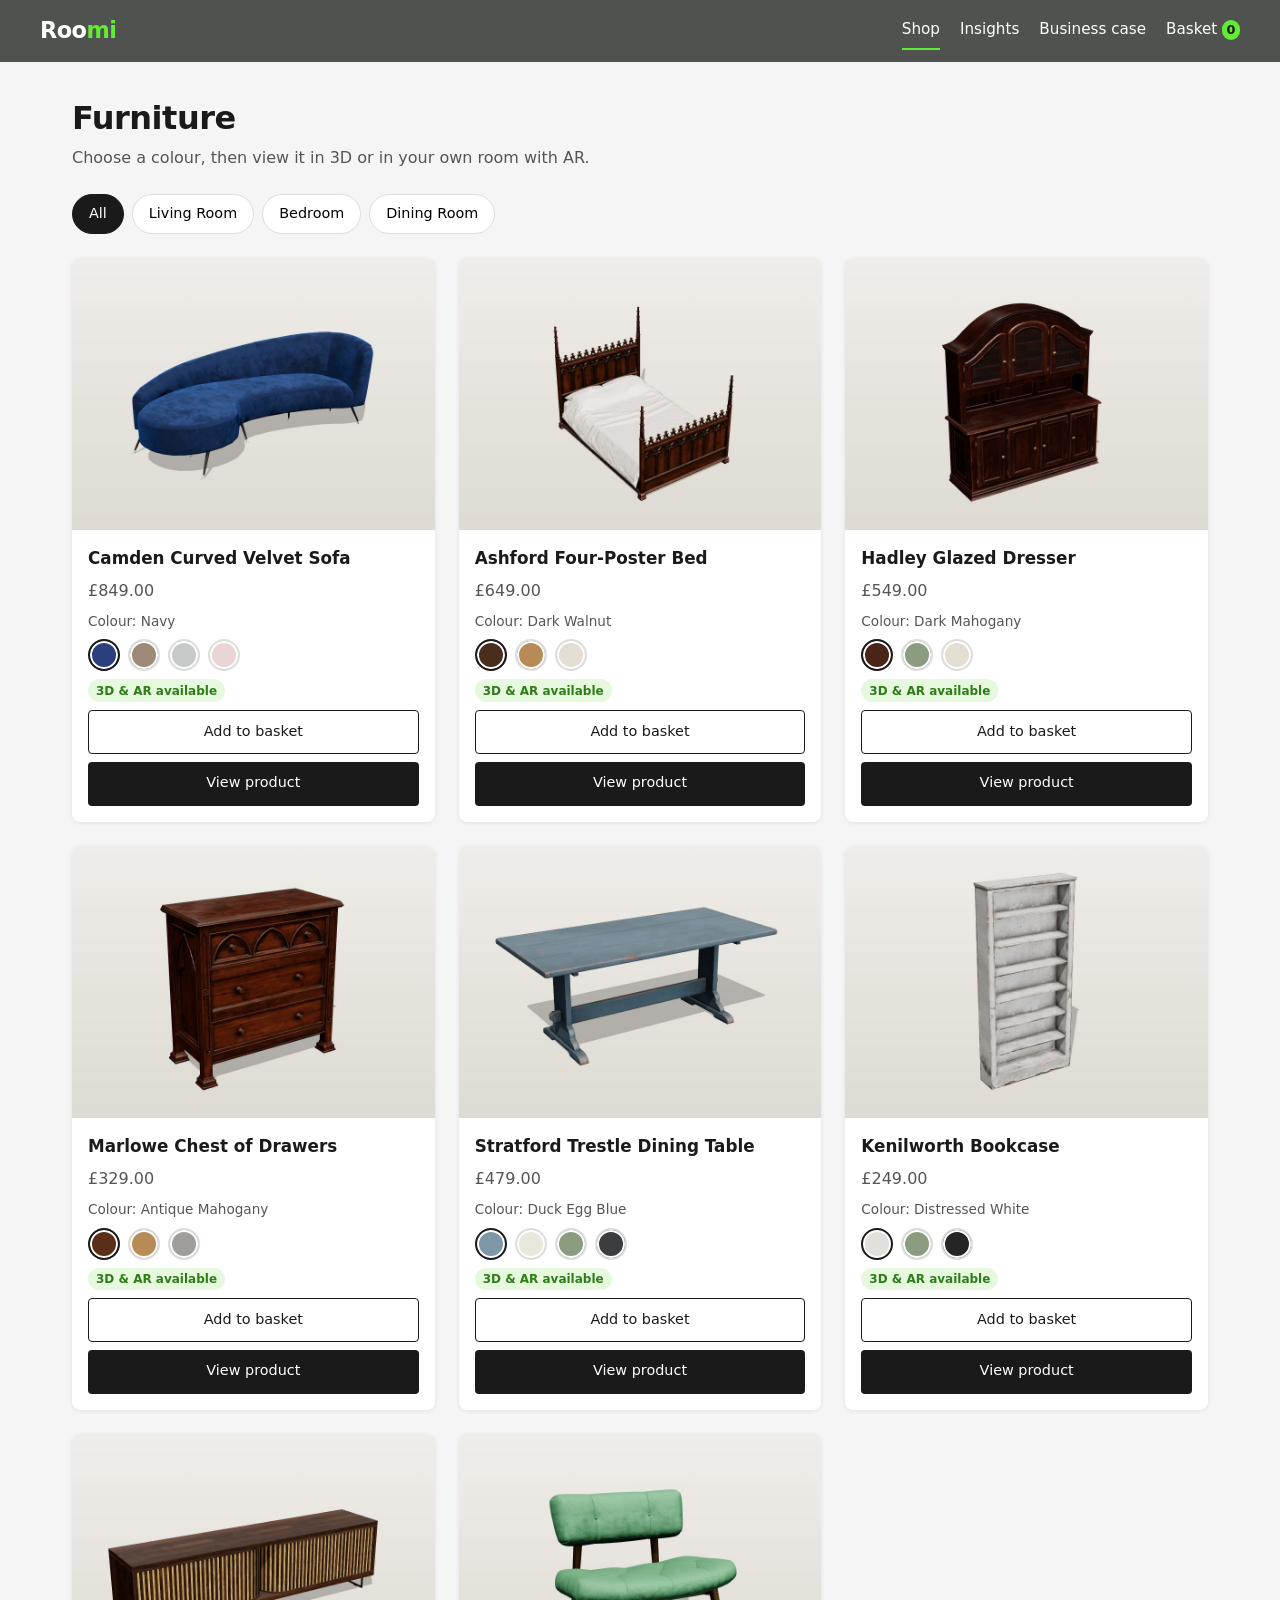
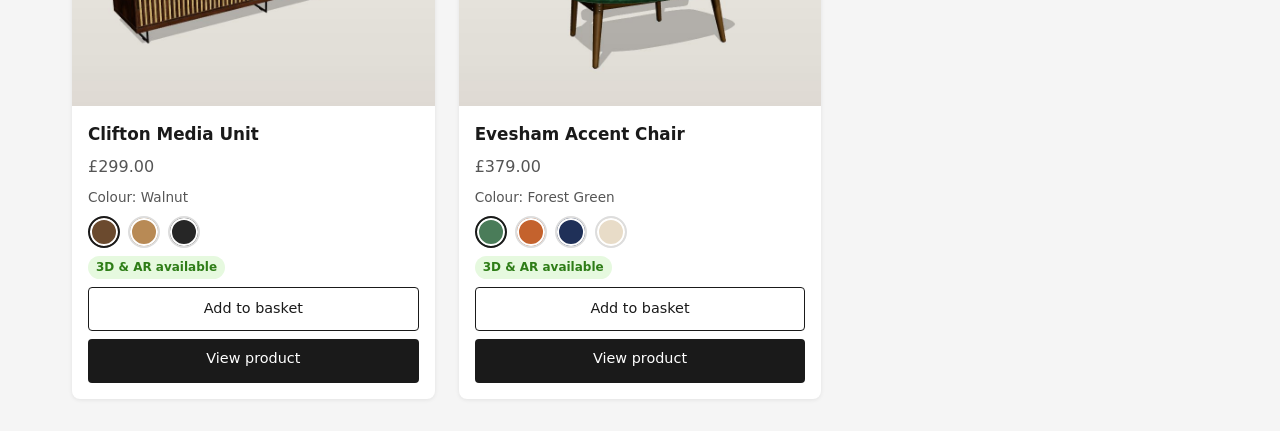
<file: index.html>
<!DOCTYPE html>
<html lang="en-GB">
<head>
  <meta charset="UTF-8" />
  <meta name="viewport" content="width=device-width, initial-scale=1.0" />
  <title>Roomi | Furniture you can see in your room</title>
  <meta name="description" content="Browse furniture and place it in your room with augmented reality." />
  <link rel="icon" href="assets/icons/icon.svg" type="image/svg+xml" />
  <link rel="icon" href="assets/icons/favicon-32.png" sizes="32x32" type="image/png" />
  <link rel="apple-touch-icon" href="assets/icons/apple-touch-icon.png" />
  <link rel="manifest" href="manifest.webmanifest" />
  <meta name="theme-color" content="#4f524e" />
  <meta name="apple-mobile-web-app-title" content="Roomi" />
  <link rel="stylesheet" href="css/style.css" />
  <link rel="stylesheet" href="css/products.css" />
</head>
<body>
  <a class="skip-link" href="#main">Skip to content</a>
  <nav aria-label="Main">
    <div class="nav-inner">
      <a href="index.html" class="nav-logo" aria-label="Roomi home">Roo<span>mi</span></a>
      <div class="nav-links">
        <a href="index.html" aria-current="page">Shop</a>
        <a href="insights.html">Insights</a>
        <a href="business-case.html">Business case</a>
        <a href="basket.html">Basket <span id="basket-count" class="basket-count">0</span></a>
      </div>
    </div>
  </nav>

  <main id="main">
    <header class="page-header">
      <h1 class="page-title">Furniture</h1>
      <p class="page-intro">Choose a colour, then view it in 3D or in your own room with AR.</p>
    </header>
    <div class="filters" id="filters"></div>
    <p id="status" class="visually-hidden" role="status" aria-live="polite"></p>
    <div class="product-grid" id="product-grid" aria-label="Products">
      <p class="loading">Loading products…</p>
    </div>
  </main>

  <script type="module" src="js/products.js"></script>
</body>
</html>
</file>
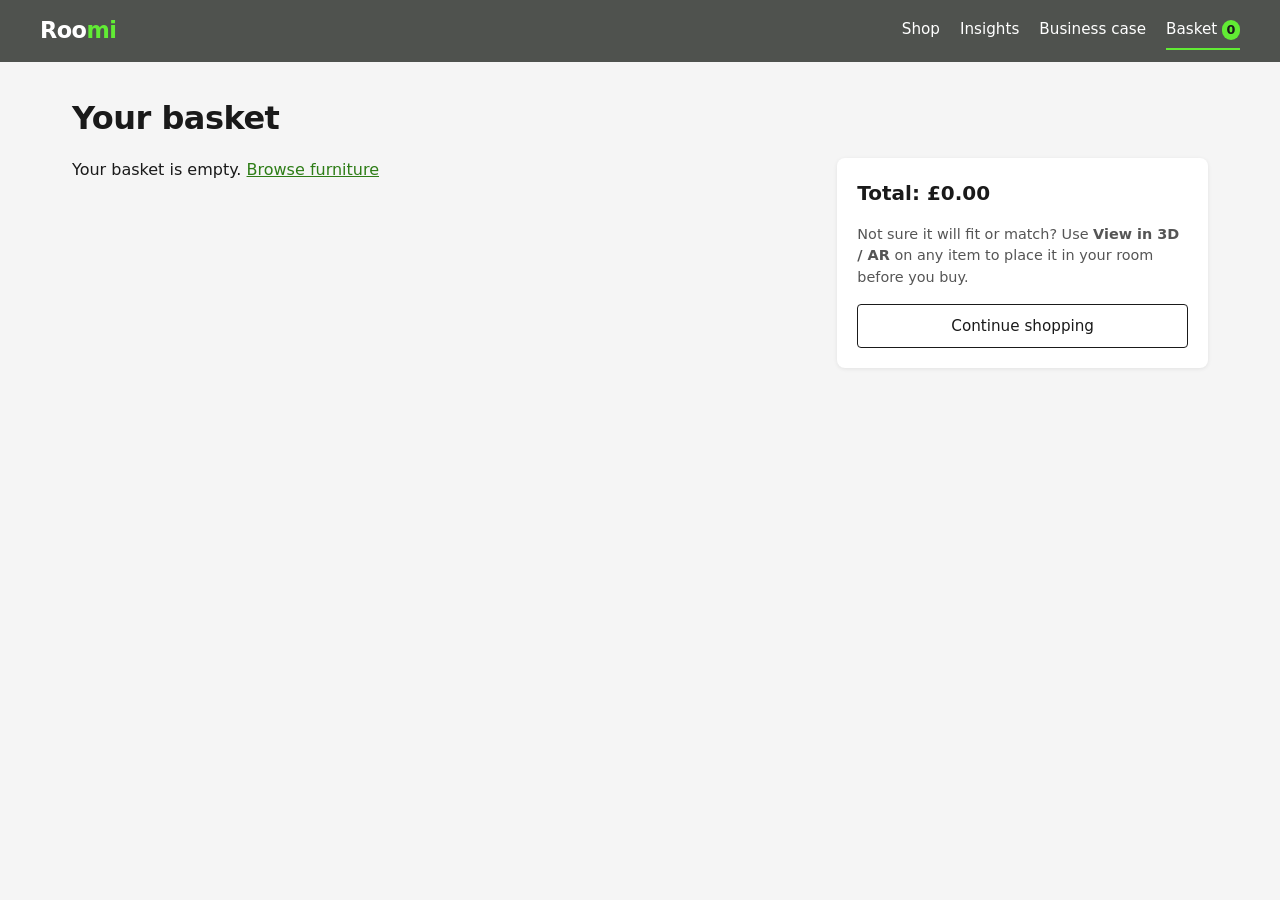
<file: basket.html>
<!DOCTYPE html>
<html lang="en-GB">
<head>
  <meta charset="UTF-8" />
  <meta name="viewport" content="width=device-width, initial-scale=1.0" />
  <title>Your basket | Roomi</title>
  <meta name="description" content="Your Roomi basket." />
  <link rel="icon" href="assets/icons/icon.svg" type="image/svg+xml" />
  <link rel="icon" href="assets/icons/favicon-32.png" sizes="32x32" type="image/png" />
  <link rel="apple-touch-icon" href="assets/icons/apple-touch-icon.png" />
  <link rel="manifest" href="manifest.webmanifest" />
  <meta name="theme-color" content="#4f524e" />
  <meta name="apple-mobile-web-app-title" content="Roomi" />
  <link rel="stylesheet" href="css/style.css" />
  <link rel="stylesheet" href="css/basket.css" />
</head>
<body>
  <a class="skip-link" href="#main">Skip to content</a>
  <nav aria-label="Main">
    <div class="nav-inner">
      <a href="index.html" class="nav-logo" aria-label="Roomi home">Roo<span>mi</span></a>
      <div class="nav-links">
        <a href="index.html">Shop</a>
        <a href="insights.html">Insights</a>
        <a href="business-case.html">Business case</a>
        <a href="basket.html" aria-current="page">Basket <span id="basket-count" class="basket-count">0</span></a>
      </div>
    </div>
  </nav>

  <main id="main">
    <h1 class="page-title">Your basket</h1>
    <div id="basket-container">
      <div id="basket-items" aria-live="polite">
        <p class="loading">Loading basket…</p>
      </div>
      <aside id="basket-summary" aria-label="Basket summary">
        <p class="basket-total">Total: <span id="basket-total">£0.00</span></p>
        <p class="note">Not sure it will fit or match? Use <strong>View in 3D / AR</strong> on any item to place it in your room before you buy.</p>
        <a class="button-secondary" href="index.html">Continue shopping</a>
      </aside>
    </div>
  </main>

  <script type="module" src="js/basket.js"></script>
</body>
</html>
</file>
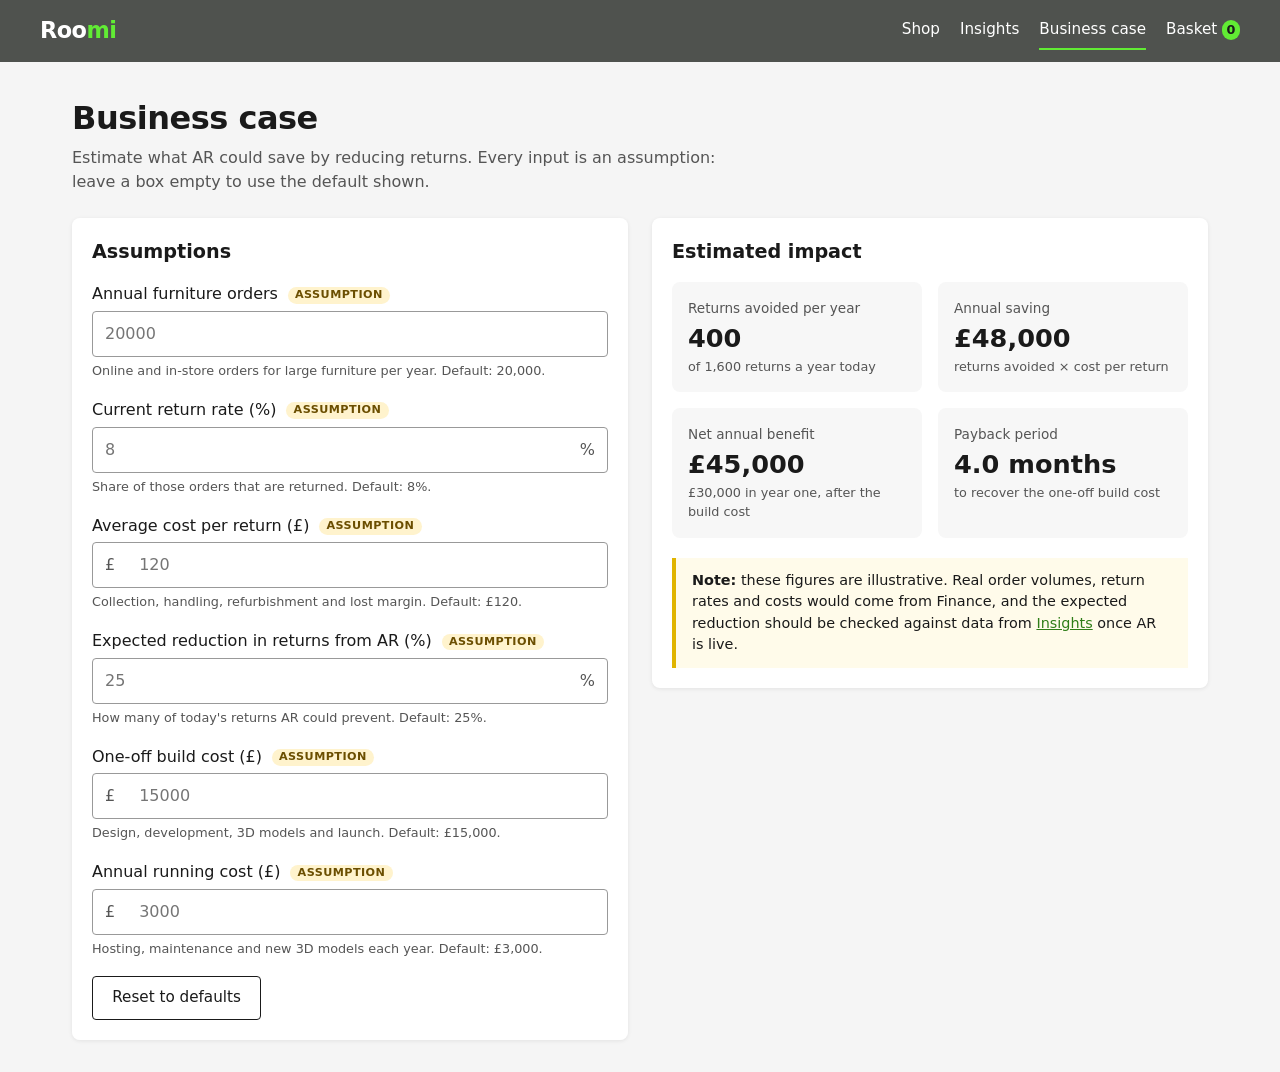
<file: business-case.html>
<!DOCTYPE html>
<html lang="en-GB">
<head>
  <meta charset="UTF-8" />
  <meta name="viewport" content="width=device-width, initial-scale=1.0" />
  <title>Business case | Roomi</title>
  <meta name="description" content="Estimate the return on investment of AR furniture previews." />
  <link rel="icon" href="assets/icons/icon.svg" type="image/svg+xml" />
  <link rel="icon" href="assets/icons/favicon-32.png" sizes="32x32" type="image/png" />
  <link rel="apple-touch-icon" href="assets/icons/apple-touch-icon.png" />
  <link rel="manifest" href="manifest.webmanifest" />
  <meta name="theme-color" content="#4f524e" />
  <meta name="apple-mobile-web-app-title" content="Roomi" />
  <link rel="stylesheet" href="css/style.css" />
  <link rel="stylesheet" href="css/business-case.css" />
</head>
<body>
  <a class="skip-link" href="#main">Skip to content</a>
  <nav aria-label="Main">
    <div class="nav-inner">
      <a href="index.html" class="nav-logo" aria-label="Roomi home">Roo<span>mi</span></a>
      <div class="nav-links">
        <a href="index.html">Shop</a>
        <a href="insights.html">Insights</a>
        <a href="business-case.html" aria-current="page">Business case</a>
        <a href="basket.html">Basket <span id="basket-count" class="basket-count">0</span></a>
      </div>
    </div>
  </nav>

  <main id="main">
    <header class="page-header">
      <h1 class="page-title">Business case</h1>
      <p class="page-intro">Estimate what AR could save by reducing returns. Every input is an assumption: leave a box empty to use the default shown.</p>
    </header>

    <div class="bc-layout">
      <form id="business-form" class="bc-form" novalidate>
        <fieldset>
          <legend>Assumptions</legend>
        <div class="field">
          <label for="orders">Annual furniture orders <span class="tag">Assumption</span></label>
          <div class="input-wrap"><input id="orders" name="orders" type="number" inputmode="decimal" min="0"  step="1" placeholder="20000" aria-describedby="orders-hint" /></div>
          <p class="hint" id="orders-hint">Online and in-store orders for large furniture per year. Default: 20,000.</p>
        </div>
        <div class="field">
          <label for="returnRate">Current return rate (%) <span class="tag">Assumption</span></label>
          <div class="input-wrap"><input id="returnRate" name="returnRate" type="number" inputmode="decimal" min="0" max="100" step="0.1" placeholder="8" aria-describedby="returnRate-hint" /><span class="affix" aria-hidden="true">%</span></div>
          <p class="hint" id="returnRate-hint">Share of those orders that are returned. Default: 8%.</p>
        </div>
        <div class="field">
          <label for="costPerReturn">Average cost per return (£) <span class="tag">Assumption</span></label>
          <div class="input-wrap"><span class="affix" aria-hidden="true">£</span><input id="costPerReturn" name="costPerReturn" type="number" inputmode="decimal" min="0"  step="1" placeholder="120" aria-describedby="costPerReturn-hint" /></div>
          <p class="hint" id="costPerReturn-hint">Collection, handling, refurbishment and lost margin. Default: £120.</p>
        </div>
        <div class="field">
          <label for="reduction">Expected reduction in returns from AR (%) <span class="tag">Assumption</span></label>
          <div class="input-wrap"><input id="reduction" name="reduction" type="number" inputmode="decimal" min="0" max="100" step="0.1" placeholder="25" aria-describedby="reduction-hint" /><span class="affix" aria-hidden="true">%</span></div>
          <p class="hint" id="reduction-hint">How many of today's returns AR could prevent. Default: 25%.</p>
        </div>
        <div class="field">
          <label for="buildCost">One-off build cost (£) <span class="tag">Assumption</span></label>
          <div class="input-wrap"><span class="affix" aria-hidden="true">£</span><input id="buildCost" name="buildCost" type="number" inputmode="decimal" min="0"  step="1" placeholder="15000" aria-describedby="buildCost-hint" /></div>
          <p class="hint" id="buildCost-hint">Design, development, 3D models and launch. Default: £15,000.</p>
        </div>
        <div class="field">
          <label for="runningCost">Annual running cost (£) <span class="tag">Assumption</span></label>
          <div class="input-wrap"><span class="affix" aria-hidden="true">£</span><input id="runningCost" name="runningCost" type="number" inputmode="decimal" min="0"  step="1" placeholder="3000" aria-describedby="runningCost-hint" /></div>
          <p class="hint" id="runningCost-hint">Hosting, maintenance and new 3D models each year. Default: £3,000.</p>
        </div>
          <p id="calc-error" class="error" role="alert" hidden>Please check the highlighted values. Numbers must be zero or more, and percentages no more than 100.</p>
          <button type="reset" class="button-secondary">Reset to defaults</button>
        </fieldset>
      </form>

      <section class="bc-results" aria-labelledby="results-heading" aria-live="polite">
        <h2 id="results-heading">Estimated impact</h2>
        <dl class="results">
          <div class="result"><dt>Returns avoided per year</dt><dd id="returns-avoided">–</dd><dd class="context" id="returns-context"></dd></div>
          <div class="result"><dt>Annual saving</dt><dd id="annual-saving">–</dd><dd class="context">returns avoided × cost per return</dd></div>
          <div class="result"><dt>Net annual benefit</dt><dd id="net-benefit">–</dd><dd class="context" id="first-year"></dd></div>
          <div class="result"><dt>Payback period</dt><dd id="payback">–</dd><dd class="context" id="payback-context"></dd></div>
        </dl>
        <p class="finance-note"><strong>Note:</strong> these figures are illustrative. Real order volumes, return rates and costs would come from Finance, and the expected reduction should be checked against data from <a href="insights.html">Insights</a> once AR is live.</p>
      </section>
    </div>
  </main>

  <script type="module" src="js/business-case.js"></script>
  <script type="module" src="js/basket.js"></script>
</body>
</html>
</file>
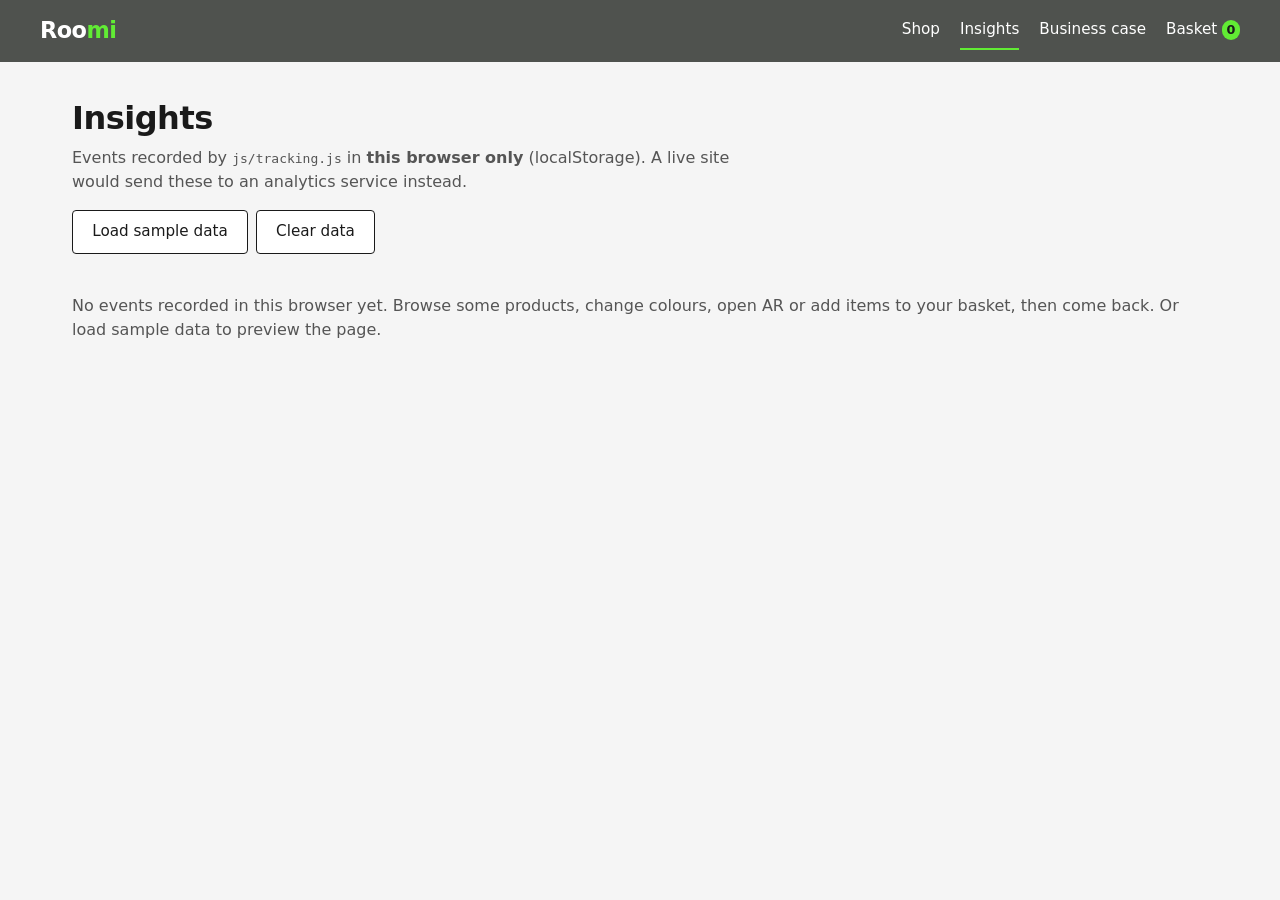
<file: insights.html>
<!DOCTYPE html>
<html lang="en-GB">
<head>
  <meta charset="UTF-8" />
  <meta name="viewport" content="width=device-width, initial-scale=1.0" />
  <title>Insights | Roomi</title>
  <meta name="description" content="How shoppers use 3D and AR on Roomi." />
  <link rel="icon" href="assets/icons/icon.svg" type="image/svg+xml" />
  <link rel="icon" href="assets/icons/favicon-32.png" sizes="32x32" type="image/png" />
  <link rel="apple-touch-icon" href="assets/icons/apple-touch-icon.png" />
  <link rel="manifest" href="manifest.webmanifest" />
  <meta name="theme-color" content="#4f524e" />
  <meta name="apple-mobile-web-app-title" content="Roomi" />
  <link rel="stylesheet" href="css/style.css" />
  <link rel="stylesheet" href="css/insights.css" />
</head>
<body>
  <a class="skip-link" href="#main">Skip to content</a>
  <nav aria-label="Main">
    <div class="nav-inner">
      <a href="index.html" class="nav-logo" aria-label="Roomi home">Roo<span>mi</span></a>
      <div class="nav-links">
        <a href="index.html">Shop</a>
        <a href="insights.html" aria-current="page">Insights</a>
        <a href="business-case.html">Business case</a>
        <a href="basket.html">Basket <span id="basket-count" class="basket-count">0</span></a>
      </div>
    </div>
  </nav>

  <main id="main">
    <header class="page-header">
      <h1 class="page-title">Insights</h1>
      <p class="page-intro">Events recorded by <code>js/tracking.js</code> in <strong>this browser only</strong> (localStorage).
        A live site would send these to an analytics service instead.</p>
      <div class="actions">
        <button type="button" id="load-sample" class="button-secondary">Load sample data</button>
        <button type="button" id="clear-data" class="button-secondary">Clear data</button>
      </div>
      <p id="insights-status" class="visually-hidden" role="status" aria-live="polite"></p>
    </header>
    <div id="insights-content">
      <p class="loading">Loading…</p>
    </div>
  </main>

  <script type="module" src="js/insights.js"></script>
  <script type="module" src="js/basket.js"></script>
</body>
</html>
</file>
<file: css/style.css>
:root {
  --bg: #f5f5f5;
  --surface: #ffffff;
  --text: #1a1a1a;
  --muted: #555;
  --border: #ddd;
  --brand: #4f524e;
  --accent: #61eb34;
  --accent-dark: #2e7d17;
  --danger: #b3261e;
  --radius: 8px;
  --gutter: clamp(1rem, 4vw, 2rem);
}

* {
  box-sizing: border-box;
  margin: 0;
  padding: 0;
}

html {
  -webkit-text-size-adjust: 100%;
}

body {
  font-family: system-ui, -apple-system, "Segoe UI", sans-serif;
  background: var(--bg);
  color: var(--text);
  line-height: 1.5;
}

img {
  max-width: 100%;
  height: auto;
  display: block;
}

a {
  color: var(--accent-dark);
}

:focus-visible {
  outline: 3px solid #1a73e8;
  outline-offset: 2px;
}

.visually-hidden {
  position: absolute !important;
  width: 1px;
  height: 1px;
  padding: 0;
  margin: -1px;
  overflow: hidden;
  clip: rect(0, 0, 0, 0);
  white-space: nowrap;
  border: 0;
}

.skip-link {
  position: absolute;
  left: 0.5rem;
  top: -3rem;
  background: var(--surface);
  color: var(--text);
  padding: 0.5rem 1rem;
  border-radius: 4px;
  z-index: 10;
}

.skip-link:focus {
  top: 0.5rem;
}

/* ---------- Navigation ---------- */
nav {
  background: var(--brand);
  padding: 0.75rem var(--gutter);
}

.nav-inner {
  display: flex;
  flex-wrap: wrap;
  justify-content: space-between;
  align-items: center;
  gap: 0.5rem 1.5rem;
  max-width: 1200px;
  margin: 0 auto;
}

.nav-logo {
  font-size: 1.4rem;
  font-weight: 600;
  letter-spacing: -0.5px;
  color: white;
  text-decoration: none;
}

.nav-logo span {
  color: var(--accent);
}

.nav-links {
  display: flex;
  flex-wrap: wrap;
  gap: 0.25rem 1.25rem;
}

.nav-links a {
  text-decoration: none;
  color: white;
  font-size: 0.95rem;
  padding: 0.4rem 0;
  border-bottom: 2px solid transparent;
}

.nav-links a:hover,
.nav-links a[aria-current="page"] {
  border-bottom-color: var(--accent);
}

.basket-count {
  display: inline-block;
  min-width: 1.4em;
  padding: 0 0.35em;
  border-radius: 999px;
  background: var(--accent);
  color: var(--text);
  font-size: 0.8rem;
  font-weight: 600;
  text-align: center;
}

/* ---------- Page layout ---------- */
main {
  max-width: 1200px;
  margin: 0 auto;
  padding: var(--gutter);
}

.page-header {
  margin-bottom: 1.5rem;
}

.page-title {
  font-size: clamp(1.5rem, 5vw, 2rem);
  letter-spacing: -0.5px;
  margin-bottom: 0.25rem;
}

.page-intro,
.note {
  color: var(--muted);
  max-width: 65ch;
}

.note {
  font-size: 0.9rem;
}

.loading,
.empty {
  color: var(--muted);
  padding: 1rem 0;
}

.error {
  color: var(--danger);
  font-weight: 500;
}

/* ---------- Buttons & swatches (shared) ---------- */
.button-primary,
.button-secondary {
  display: inline-flex;
  align-items: center;
  justify-content: center;
  min-height: 44px;
  padding: 0.6rem 1.2rem;
  border-radius: 4px;
  font: inherit;
  font-size: 0.95rem;
  text-decoration: none;
  cursor: pointer;
}

.button-primary {
  background: var(--text);
  color: white;
  border: 0;
}

.button-primary:hover {
  background: #333;
}

.button-secondary {
  background: var(--surface);
  color: var(--text);
  border: 1px solid var(--text);
}

.button-secondary:hover {
  background: #eee;
}

.swatch {
  width: 32px;
  height: 32px;
  border-radius: 50%;
  border: 2px solid var(--border);
  box-shadow: inset 0 0 0 2px var(--surface);
  cursor: pointer;
  padding: 0;
}

.swatch:hover {
  border-color: #666;
}

.swatch--active {
  border-color: var(--text);
}

/* ---------- Tables (insights) ---------- */
.table-wrap {
  overflow-x: auto;
  -webkit-overflow-scrolling: touch;
}
</file>
<file: css/products.css>
.filters {
  display: flex;
  flex-wrap: wrap;
  gap: 0.5rem;
  margin-bottom: 1.5rem;
}

.filter {
  min-height: 40px;
  padding: 0.4rem 1rem;
  border: 1px solid var(--border);
  border-radius: 999px;
  background: var(--surface);
  font: inherit;
  font-size: 0.9rem;
  cursor: pointer;
}

.filter--active {
  background: var(--text);
  border-color: var(--text);
  color: white;
}

.product-grid {
  display: grid;
  grid-template-columns: repeat(auto-fill, minmax(min(280px, 100%), 1fr));
  gap: 1.5rem;
}

.product-card {
  background: var(--surface);
  border-radius: var(--radius);
  overflow: hidden;
  box-shadow: 0 1px 4px rgba(0, 0, 0, 0.08);
  display: flex;
  flex-direction: column;
}

.product-card[hidden] {
  display: none;
}

.card__img {
  width: 100%;
  aspect-ratio: 4 / 3;
  object-fit: cover;
  background: #e8e8e8;
}

.card__body {
  padding: 1rem;
  display: flex;
  flex-direction: column;
  gap: 0.5rem;
  flex: 1;
}

.card__name {
  font-size: 1.05rem;
  font-weight: 600;
}

.card__price {
  color: var(--muted);
}

.card__colour {
  font-size: 0.85rem;
  color: var(--muted);
}

.card__swatches {
  display: flex;
  flex-wrap: wrap;
  gap: 0.5rem;
}

.card__badge {
  align-self: flex-start;
  font-size: 0.75rem;
  font-weight: 600;
  padding: 0.15rem 0.5rem;
  border-radius: 999px;
  background: #e6f9df;
  color: var(--accent-dark);
}

.card__add,
.card__link {
  min-height: 44px;
  padding: 0.6rem 1rem;
  border-radius: 4px;
  font: inherit;
  font-size: 0.9rem;
  text-align: center;
  cursor: pointer;
}

.card__add {
  margin-top: auto;
  background: var(--surface);
  border: 1px solid var(--text);
  color: var(--text);
}

.card__add:hover {
  background: #eee;
}

.card__link {
  background: var(--text);
  color: white;
  text-decoration: none;
}

.card__link:hover {
  background: #333;
}
</file>
<file: css/basket.css>
#basket-container {
  display: grid;
  grid-template-columns: 1fr;
  gap: 1.5rem;
  margin-top: 1rem;
}

@media (min-width: 800px) {
  #basket-container {
    grid-template-columns: 2fr 1fr;
    align-items: start;
  }
}

#basket-items {
  display: flex;
  flex-direction: column;
  gap: 1rem;
}

.basket-item {
  display: grid;
  grid-template-columns: 80px 1fr auto;
  grid-template-areas:
    "img details price"
    "img details remove";
  gap: 0.25rem 1rem;
  padding: 1rem;
  background: var(--surface);
  border-radius: var(--radius);
  box-shadow: 0 1px 4px rgba(0, 0, 0, 0.08);
}

.basket-item img {
  grid-area: img;
  width: 80px;
  height: 60px;
  object-fit: cover;
  border-radius: 4px;
}

.basket-item__details {
  grid-area: details;
  font-size: 0.9rem;
  color: var(--muted);
  min-width: 0;
}

.basket-item__name {
  font-size: 1rem;
  color: var(--text);
}

.basket-item__view {
  display: inline-block;
  margin-top: 0.25rem;
  padding: 0.4rem 0;
  font-weight: 500;
}

.basket-item__price {
  grid-area: price;
  font-weight: 600;
  text-align: right;
}

.basket-item__remove {
  grid-area: remove;
  align-self: end;
  min-height: 44px;
  padding: 0 0.5rem;
  background: none;
  border: 0;
  color: var(--danger);
  font: inherit;
  font-size: 0.9rem;
  text-decoration: underline;
  cursor: pointer;
}

@media (max-width: 480px) {
  .basket-item {
    grid-template-columns: 64px 1fr;
    grid-template-areas:
      "img details"
      "price remove";
  }

  .basket-item img {
    width: 64px;
    height: 48px;
  }

  .basket-item__price {
    text-align: left;
    align-self: center;
  }

  .basket-item__remove {
    justify-self: end;
  }
}

#basket-summary {
  display: flex;
  flex-direction: column;
  gap: 1rem;
  padding: 1.25rem;
  background: var(--surface);
  border-radius: var(--radius);
  box-shadow: 0 1px 4px rgba(0, 0, 0, 0.08);
}

.basket-total {
  font-size: 1.25rem;
  font-weight: 600;
}
</file>
<file: css/business-case.css>
.bc-layout {
  display: grid;
  grid-template-columns: 1fr;
  gap: 1.5rem;
}

@media (min-width: 860px) {
  .bc-layout {
    grid-template-columns: 1fr 1fr;
    align-items: start;
  }

  .bc-results {
    position: sticky;
    top: 1rem;
  }
}

.bc-form fieldset,
.bc-results {
  padding: 1.25rem;
  background: var(--surface);
  border: 0;
  border-radius: var(--radius);
  box-shadow: 0 1px 4px rgba(0, 0, 0, 0.08);
}

.bc-form legend,
.bc-results h2 {
  float: left;
  width: 100%;
  font-size: 1.2rem;
  font-weight: 600;
  margin-bottom: 1rem;
}

.field {
  clear: both;
  margin-bottom: 1.1rem;
}

.field label {
  display: block;
  font-weight: 500;
  margin-bottom: 0.3rem;
}

.tag {
  display: inline-block;
  margin-left: 0.3rem;
  padding: 0 0.45rem;
  border-radius: 999px;
  background: #fff3cd;
  color: #6b4e00;
  font-size: 0.7rem;
  font-weight: 600;
  text-transform: uppercase;
  letter-spacing: 0.04em;
  vertical-align: 0.1rem;
}

.input-wrap {
  display: flex;
  align-items: center;
  border: 1px solid #999;
  border-radius: 4px;
  background: var(--surface);
}

.input-wrap:focus-within {
  outline: 3px solid #1a73e8;
  outline-offset: 1px;
}

.input-wrap input {
  flex: 1;
  min-width: 0;
  min-height: 44px;
  padding: 0.5rem 0.75rem;
  border: 0;
  background: transparent;
  font: inherit;
  font-size: 1rem; /* 16px stops iOS zooming into the field */
}

.input-wrap input:focus {
  outline: none;
}

.input-wrap:has(input[aria-invalid="true"]) {
  border-color: var(--danger);
  box-shadow: 0 0 0 1px var(--danger);
}

.affix {
  padding: 0 0.75rem;
  color: var(--muted);
}

.hint {
  font-size: 0.8rem;
  color: var(--muted);
  margin-top: 0.25rem;
}

#calc-error {
  margin-bottom: 1rem;
}

.results {
  clear: both;
  display: grid;
  grid-template-columns: repeat(auto-fit, minmax(180px, 1fr));
  gap: 1rem;
}

.result {
  padding: 1rem;
  border-radius: var(--radius);
  background: #f7f7f7;
}

.result dt {
  font-size: 0.85rem;
  color: var(--muted);
}

.result dd {
  font-size: 1.6rem;
  font-weight: 700;
}

.result dd.context {
  font-size: 0.8rem;
  font-weight: 400;
  color: var(--muted);
}

.negative {
  color: var(--danger);
}

.finance-note {
  margin-top: 1.25rem;
  padding: 0.75rem 1rem;
  border-left: 4px solid #e0b400;
  background: #fffbea;
  font-size: 0.9rem;
}
</file>
<file: css/insights.css>
.actions {
  display: flex;
  flex-wrap: wrap;
  gap: 0.5rem;
  margin-top: 1rem;
}

#insights-content section {
  margin-bottom: 2rem;
}

#insights-content h2 {
  font-size: 1.2rem;
  margin-bottom: 0.5rem;
}

.stat-grid {
  display: grid;
  grid-template-columns: repeat(auto-fit, minmax(140px, 1fr));
  gap: 1rem;
}

.stat {
  display: flex;
  flex-direction: column;
  padding: 1rem;
  background: var(--surface);
  border-radius: var(--radius);
  box-shadow: 0 1px 4px rgba(0, 0, 0, 0.08);
}

.stat__value {
  font-size: 1.8rem;
  font-weight: 700;
}

.stat__label {
  color: var(--muted);
  font-size: 0.9rem;
}

table {
  width: 100%;
  min-width: 460px;
  border-collapse: collapse;
  margin-top: 0.75rem;
  background: var(--surface);
  border-radius: var(--radius);
  font-size: 0.9rem;
}

th,
td {
  padding: 0.6rem 0.75rem;
  text-align: left;
  border-bottom: 1px solid #eee;
  vertical-align: middle;
}

thead th {
  font-size: 0.8rem;
  text-transform: uppercase;
  letter-spacing: 0.04em;
  color: var(--muted);
}

tbody th {
  font-weight: 500;
}

.col-bar {
  width: 35%;
  min-width: 120px;
}

.bar {
  height: 10px;
  background: #eee;
  border-radius: 999px;
  overflow: hidden;
  margin: 0.25rem 0;
}

.bar__fill {
  height: 100%;
  background: var(--accent-dark);
  border-radius: 999px;
}

.bar__label {
  font-size: 0.8rem;
  color: var(--muted);
}

.dot {
  display: inline-block;
  width: 0.8rem;
  height: 0.8rem;
  border-radius: 50%;
  margin-right: 0.4rem;
  vertical-align: -0.1rem;
  border: 1px solid rgba(0, 0, 0, 0.2);
}
</file>
